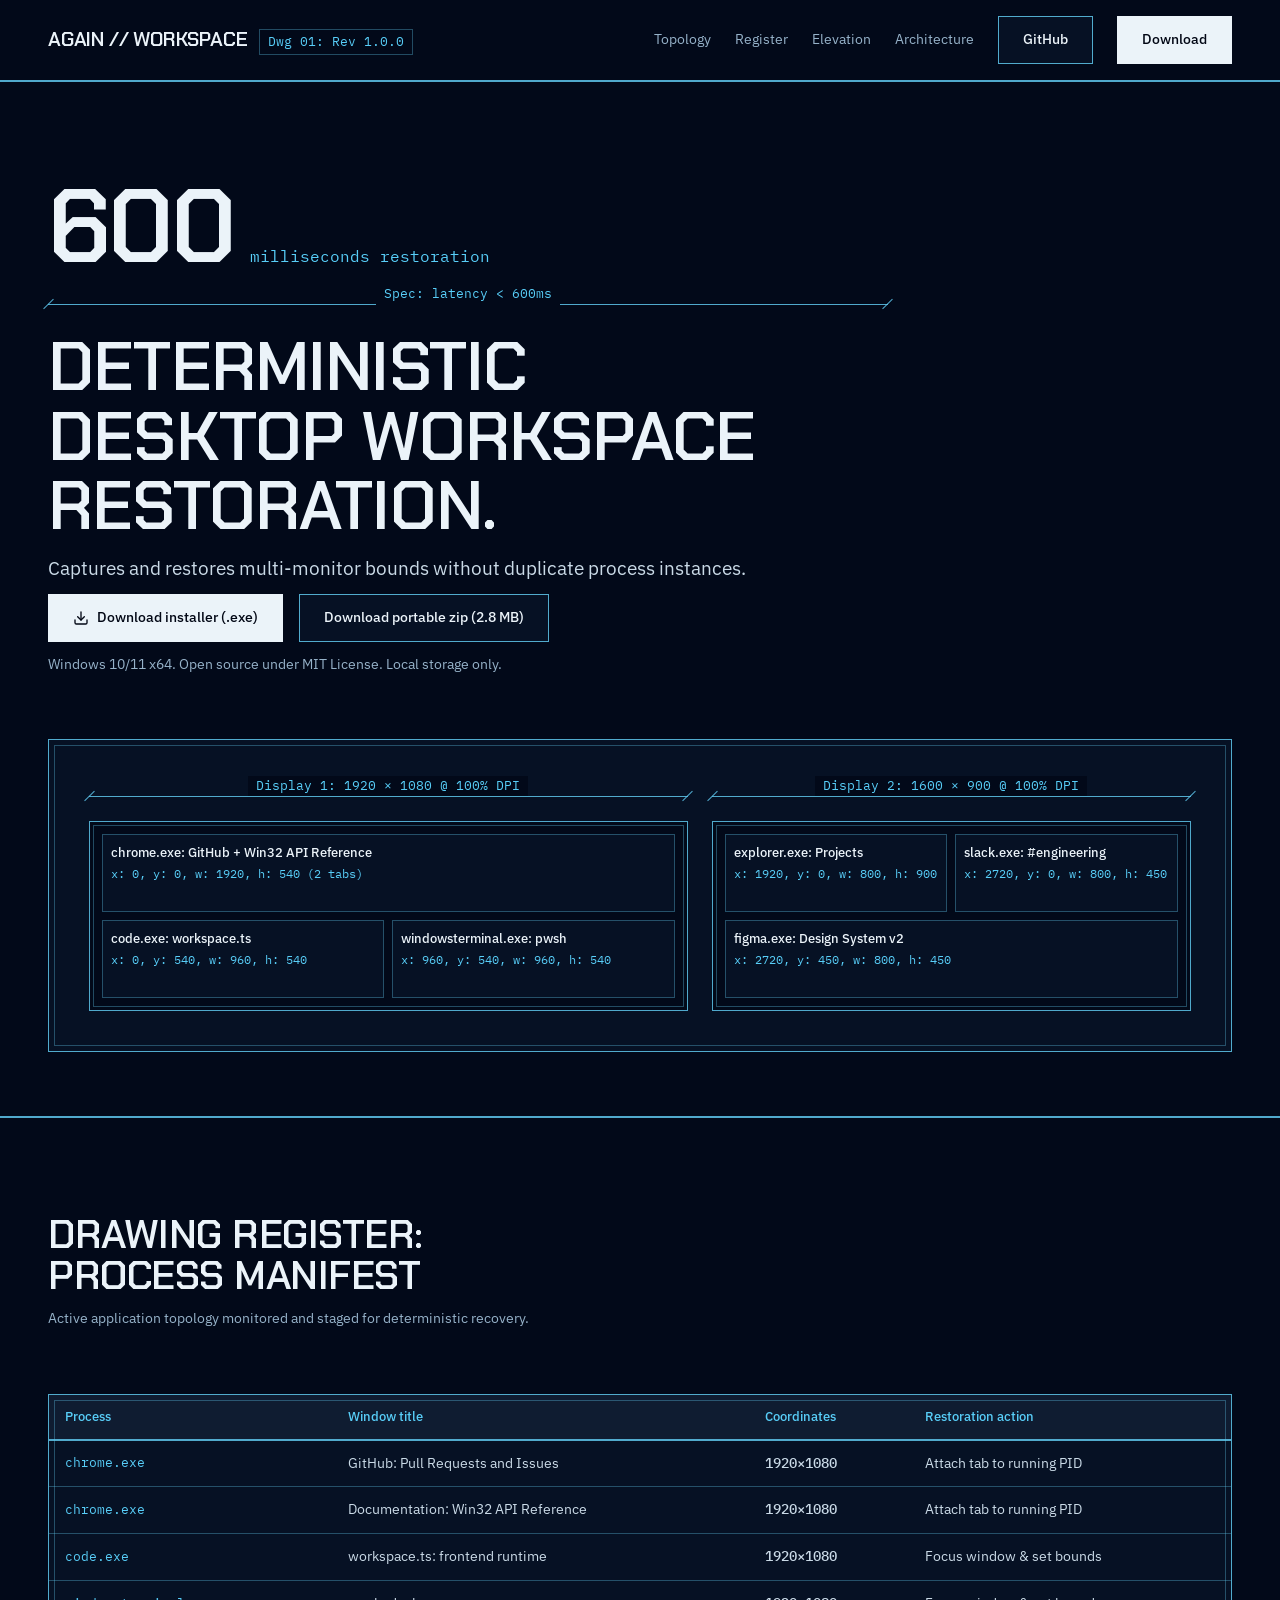
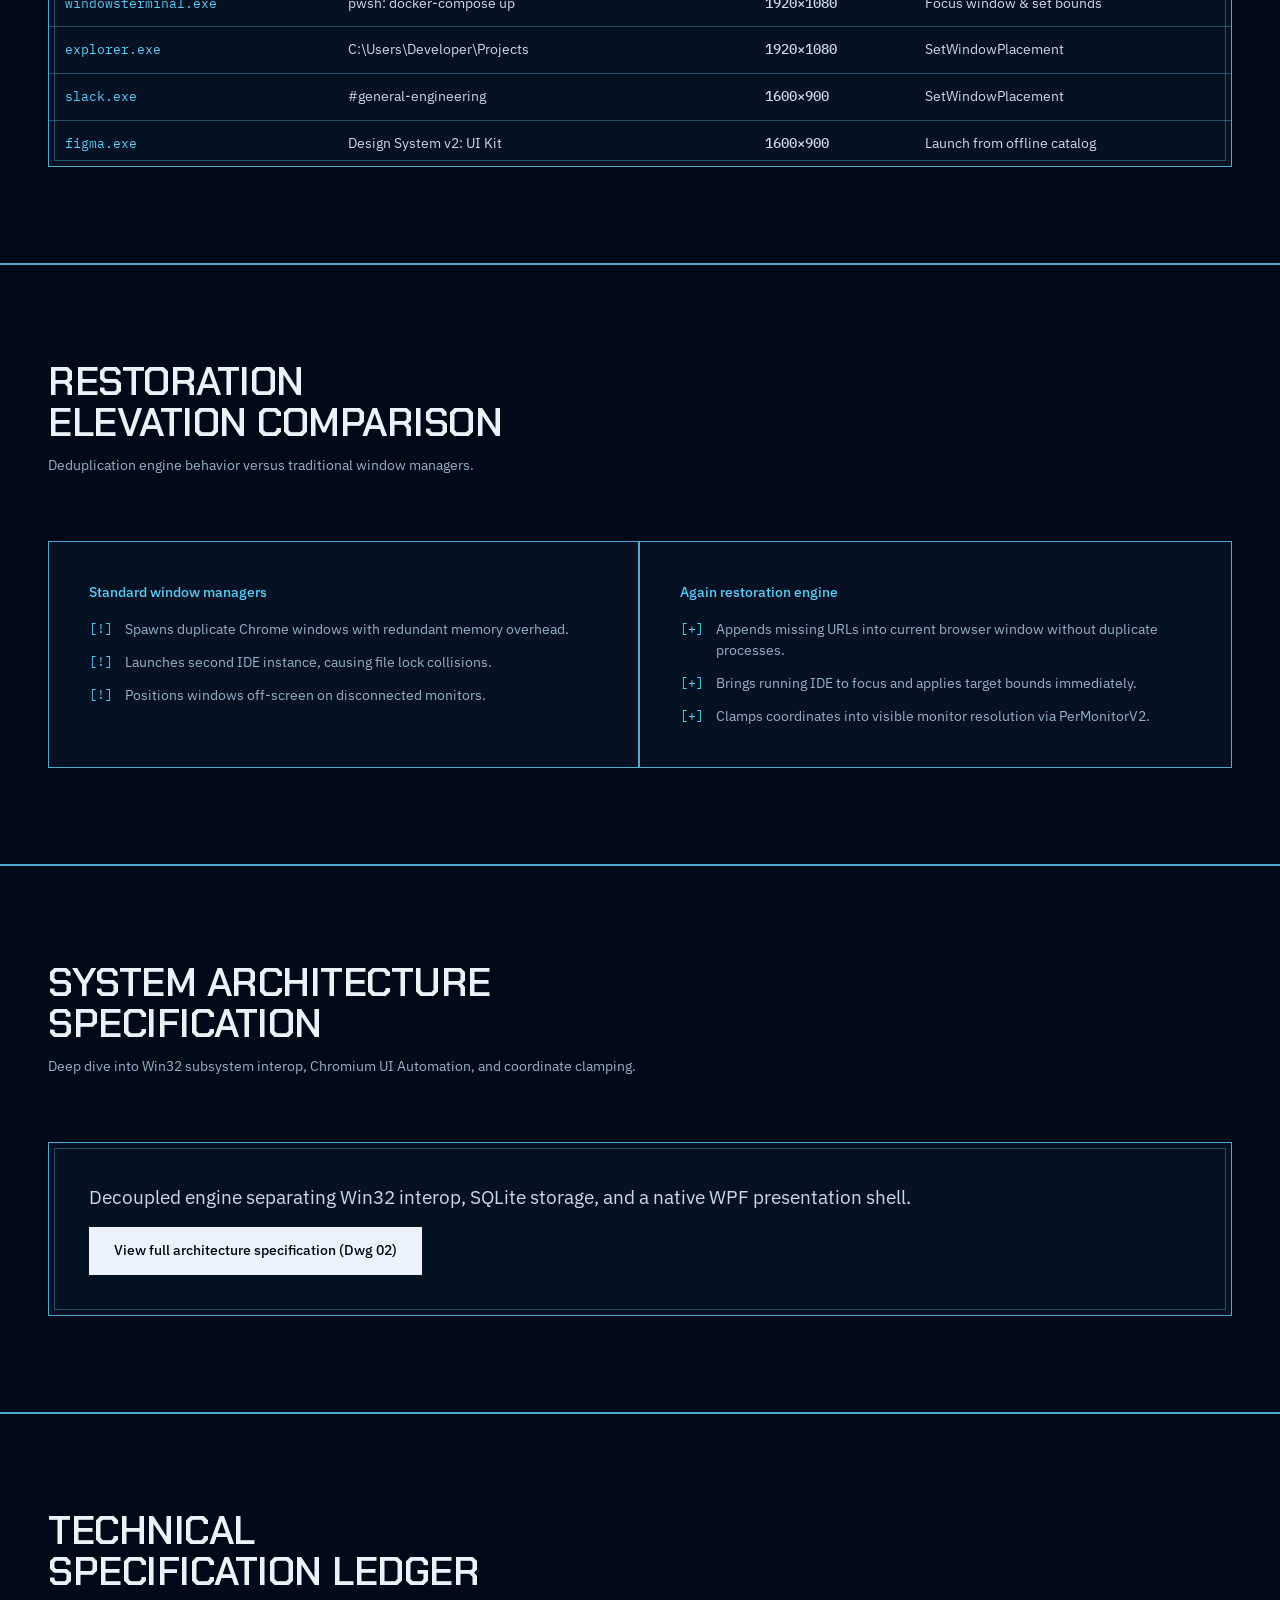
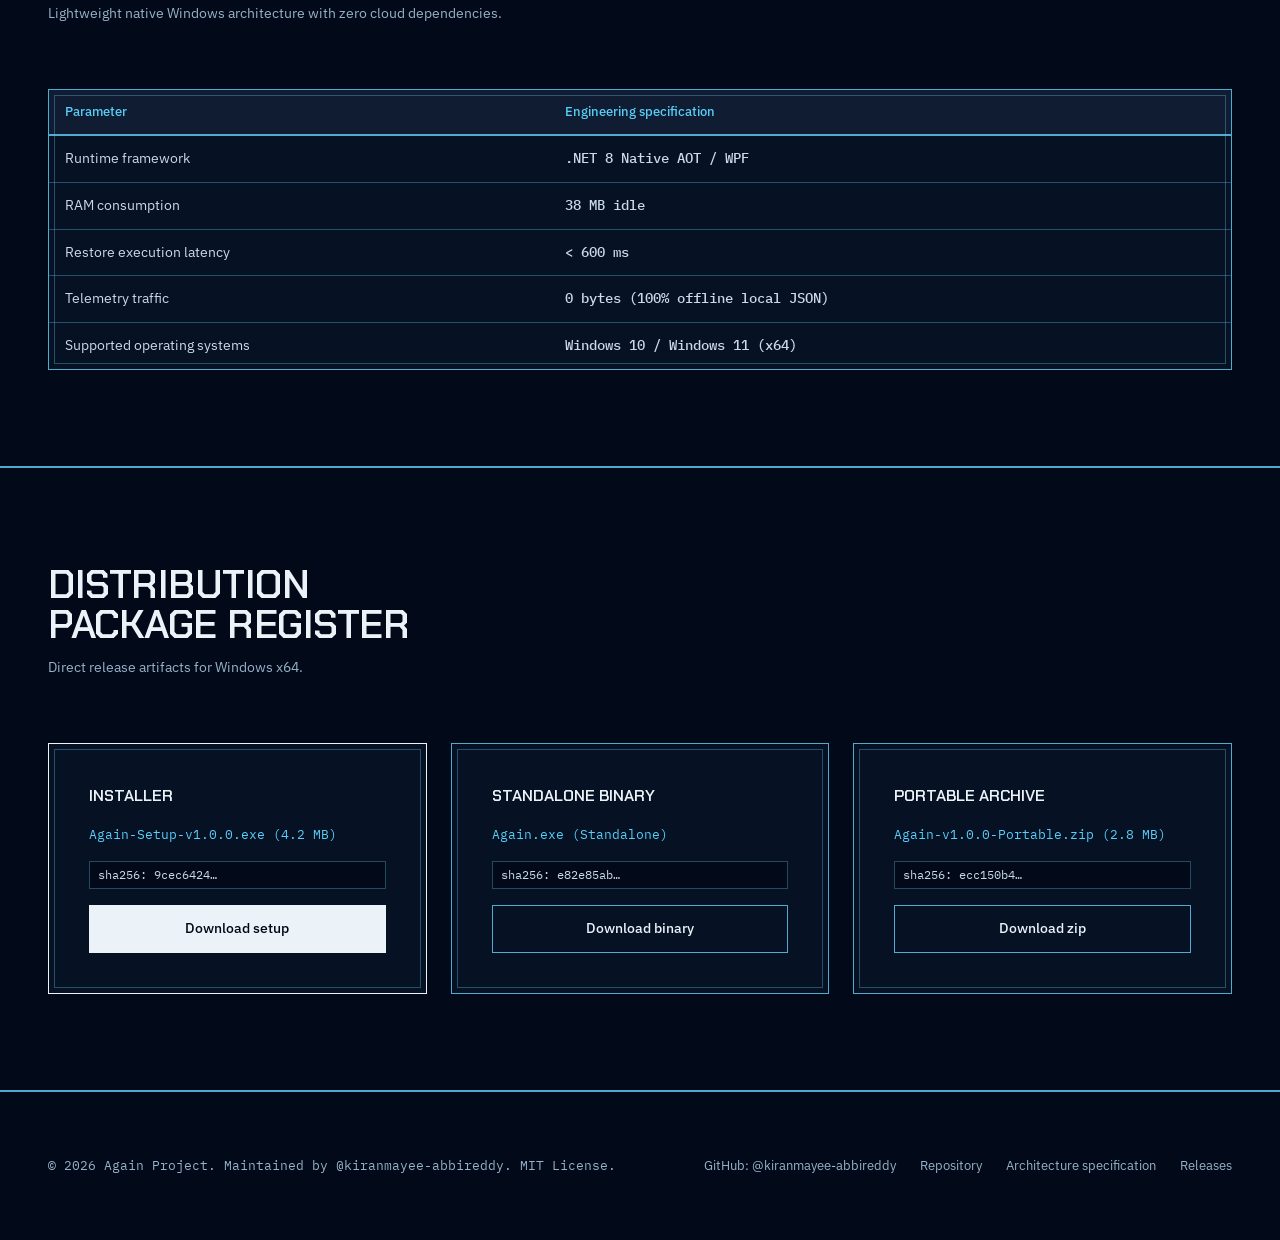
<file: index.html>
<!DOCTYPE html>
<html lang="en">
<head>
  <meta charset="UTF-8">
  <meta name="viewport" content="width=device-width, initial-scale=1.0">
  <title>Again: Deterministic Desktop Workspace Restorer for Windows</title>
  <meta name="description" content="Precision workspace restorer for Windows. Restores processes, window bounds, and browser tabs without duplicate windows.">
  <link rel="preconnect" href="https://fonts.googleapis.com">
  <link rel="preconnect" href="https://fonts.gstatic.com" crossorigin>
  <link href="https://fonts.googleapis.com/css2?family=Chakra+Petch:wght@600&family=IBM+Plex+Mono:wght@500&family=IBM+Plex+Sans:wght@400;500&display=swap" rel="stylesheet">
  <link rel="stylesheet" href="./style.css">
</head>
<body>

  <!-- Blueprint Title Block Navigation -->
  <header class="masthead">
    <div class="container masthead-bar">
      <a href="./" class="sheet-title-group" aria-label="Again home">
        <span class="sheet-brand">AGAIN // WORKSPACE</span>
        <span class="sheet-tag">Dwg 01: Rev 1.0.0</span>
      </a>

      <nav class="nav-links" aria-label="Drawing sections">
        <a href="#canvas" class="nav-item">Topology</a>
        <a href="#register" class="nav-item">Register</a>
        <a href="#elevation" class="nav-item">Elevation</a>
        <a href="architecture.html" class="nav-item">Architecture</a>
        <a href="https://github.com/kiranmayee-abbireddy/Again" class="btn btn--secondary" target="_blank" rel="noopener">GitHub</a>
        <a href="#downloads" class="btn btn--primary">Download</a>
      </nav>
    </div>
  </header>

  <main>
    <!-- Hero Section: Stat-Led Counter Stage -->
    <section class="hero-stage">
      <div class="container">
        <div class="stat-counter-block">
          <div class="stat-row">
            <span class="stat-figure">600</span>
            <span class="stat-unit">milliseconds restoration</span>
          </div>
          <div class="dim"><span class="dim-val">Spec: latency &lt; 600ms</span></div>
          <h1>Deterministic desktop workspace restoration.</h1>
          <p class="lede">Captures and restores multi-monitor bounds without duplicate process instances.</p>

          <div class="btn-row">
            <a href="https://github.com/kiranmayee-abbireddy/Again/releases/download/v1.0.0/Again-Setup-v1.0.0.exe" class="btn btn--primary">
              <svg width="16" height="16" viewBox="0 0 24 24" fill="none" stroke="currentColor" stroke-width="2" stroke-linecap="round" stroke-linejoin="round" aria-hidden="true">
                <path d="M21 15v4a2 2 0 0 1-2 2H5a2 2 0 0 1-2-2v-4"/>
                <polyline points="7 10 12 15 17 10"/>
                <line x1="12" y1="15" x2="12" y2="3"/>
              </svg>
              Download installer (.exe)
            </a>
            <a href="https://github.com/kiranmayee-abbireddy/Again/releases/download/v1.0.0/Again-v1.0.0-Portable.zip" class="btn btn--secondary">
              Download portable zip (2.8 MB)
            </a>
          </div>
          <p class="body-muted">Windows 10/11 x64. Open source under MIT License. Local storage only.</p>
        </div>

        <!-- Dual Display Drafting Canvas (Hero Signature) -->
        <div class="blueprint-canvas" id="canvas" aria-label="Multi-monitor drafting canvas">
          <div class="canvas-displays-grid">
            <div class="drafting-display-pane">
              <div class="dim"><span class="dim-val">Display 1: 1920 × 1080 @ 100% DPI</span></div>
              <div class="display-sheet-frame">
                <div class="draft-win-cell span-2">
                  <span class="draft-win-name">chrome.exe: GitHub + Win32 API Reference</span>
                  <span class="draft-win-coords">x: 0, y: 0, w: 1920, h: 540 (2 tabs)</span>
                </div>
                <div class="draft-win-cell">
                  <span class="draft-win-name">code.exe: workspace.ts</span>
                  <span class="draft-win-coords">x: 0, y: 540, w: 960, h: 540</span>
                </div>
                <div class="draft-win-cell">
                  <span class="draft-win-name">windowsterminal.exe: pwsh</span>
                  <span class="draft-win-coords">x: 960, y: 540, w: 960, h: 540</span>
                </div>
              </div>
            </div>

            <div class="drafting-display-pane">
              <div class="dim"><span class="dim-val">Display 2: 1600 × 900 @ 100% DPI</span></div>
              <div class="display-sheet-frame">
                <div class="draft-win-cell">
                  <span class="draft-win-name">explorer.exe: Projects</span>
                  <span class="draft-win-coords">x: 1920, y: 0, w: 800, h: 900</span>
                </div>
                <div class="draft-win-cell">
                  <span class="draft-win-name">slack.exe: #engineering</span>
                  <span class="draft-win-coords">x: 2720, y: 0, w: 800, h: 450</span>
                </div>
                <div class="draft-win-cell span-2">
                  <span class="draft-win-name">figma.exe: Design System v2</span>
                  <span class="draft-win-coords">x: 2720, y: 450, w: 800, h: 450</span>
                </div>
              </div>
            </div>
          </div>
        </div>
      </div>
    </section>

    <!-- Drawing Register Table -->
    <section class="section" id="register">
      <div class="container">
        <div class="section-head">
          <h2>Drawing register: process manifest</h2>
          <p class="body-muted">Active application topology monitored and staged for deterministic recovery.</p>
        </div>

        <div class="spec-frame">
          <table class="reg-table">
            <thead>
              <tr>
                <th scope="col">Process</th>
                <th scope="col">Window title</th>
                <th scope="col">Coordinates</th>
                <th scope="col">Restoration action</th>
              </tr>
            </thead>
            <tbody>
              <tr>
                <td class="tag-col">chrome.exe</td>
                <td>GitHub: Pull Requests and Issues</td>
                <td class="num">1920×1080</td>
                <td>Attach tab to running PID</td>
              </tr>
              <tr>
                <td class="tag-col">chrome.exe</td>
                <td>Documentation: Win32 API Reference</td>
                <td class="num">1920×1080</td>
                <td>Attach tab to running PID</td>
              </tr>
              <tr>
                <td class="tag-col">code.exe</td>
                <td>workspace.ts: frontend runtime</td>
                <td class="num">1920×1080</td>
                <td>Focus window &amp; set bounds</td>
              </tr>
              <tr>
                <td class="tag-col">windowsterminal.exe</td>
                <td>pwsh: docker-compose up</td>
                <td class="num">1920×1080</td>
                <td>Focus window &amp; set bounds</td>
              </tr>
              <tr>
                <td class="tag-col">explorer.exe</td>
                <td>C:\Users\Developer\Projects</td>
                <td class="num">1920×1080</td>
                <td>SetWindowPlacement</td>
              </tr>
              <tr>
                <td class="tag-col">slack.exe</td>
                <td>#general-engineering</td>
                <td class="num">1600×900</td>
                <td>SetWindowPlacement</td>
              </tr>
              <tr>
                <td class="tag-col">figma.exe</td>
                <td>Design System v2: UI Kit</td>
                <td class="num">1600×900</td>
                <td>Launch from offline catalog</td>
              </tr>
            </tbody>
          </table>
        </div>
      </div>
    </section>

    <!-- Elevation Comparison -->
    <section class="section" id="elevation">
      <div class="container">
        <div class="section-head">
          <h2>Restoration elevation comparison</h2>
          <p class="body-muted">Deduplication engine behavior versus traditional window managers.</p>
        </div>

        <div class="elevation-grid">
          <div class="elevation-col">
            <span class="elevation-title">Standard window managers</span>
            <ul class="elevation-list">
              <li class="elevation-item">
                <span class="elevation-mark">[!]</span>
                <span>Spawns duplicate Chrome windows with redundant memory overhead.</span>
              </li>
              <li class="elevation-item">
                <span class="elevation-mark">[!]</span>
                <span>Launches second IDE instance, causing file lock collisions.</span>
              </li>
              <li class="elevation-item">
                <span class="elevation-mark">[!]</span>
                <span>Positions windows off-screen on disconnected monitors.</span>
              </li>
            </ul>
          </div>

          <div class="elevation-col">
            <span class="elevation-title">Again restoration engine</span>
            <ul class="elevation-list">
              <li class="elevation-item">
                <span class="elevation-mark">[+]</span>
                <span>Appends missing URLs into current browser window without duplicate processes.</span>
              </li>
              <li class="elevation-item">
                <span class="elevation-mark">[+]</span>
                <span>Brings running IDE to focus and applies target bounds immediately.</span>
              </li>
              <li class="elevation-item">
                <span class="elevation-mark">[+]</span>
                <span>Clamps coordinates into visible monitor resolution via PerMonitorV2.</span>
              </li>
            </ul>
          </div>
        </div>
      </div>
    </section>

    <!-- System Architecture Callout -->
    <section class="section" id="architecture">
      <div class="container">
        <div class="section-head">
          <h2>System architecture specification</h2>
          <p class="body-muted">Deep dive into Win32 subsystem interop, Chromium UI Automation, and coordinate clamping.</p>
        </div>

        <div class="keyline-box">
          <p class="lede" style="margin-bottom:var(--space-md);">Decoupled engine separating Win32 interop, SQLite storage, and a native WPF presentation shell.</p>
          <a href="architecture.html" class="btn btn--primary">View full architecture specification (Dwg 02)</a>
        </div>
      </div>
    </section>

    <!-- Technical Specifications Ledger -->
    <section class="section">
      <div class="container">
        <div class="section-head">
          <h2>Technical specification ledger</h2>
          <p class="body-muted">Lightweight native Windows architecture with zero cloud dependencies.</p>
        </div>

        <div class="spec-frame">
          <table class="reg-table">
            <thead>
              <tr>
                <th scope="col">Parameter</th>
                <th scope="col">Engineering specification</th>
              </tr>
            </thead>
            <tbody>
              <tr>
                <td>Runtime framework</td>
                <td class="num">.NET 8 Native AOT / WPF</td>
              </tr>
              <tr>
                <td>RAM consumption</td>
                <td class="num">38 MB idle</td>
              </tr>
              <tr>
                <td>Restore execution latency</td>
                <td class="num">&lt; 600 ms</td>
              </tr>
              <tr>
                <td>Telemetry traffic</td>
                <td class="num">0 bytes (100% offline local JSON)</td>
              </tr>
              <tr>
                <td>Supported operating systems</td>
                <td class="num">Windows 10 / Windows 11 (x64)</td>
              </tr>
            </tbody>
          </table>
        </div>
      </div>
    </section>

    <!-- Distribution Drawing Blocks -->
    <section class="section" id="downloads">
      <div class="container">
        <div class="section-head">
          <h2>Distribution package register</h2>
          <p class="body-muted">Direct release artifacts for Windows x64.</p>
        </div>

        <div class="dist-grid">
          <div class="dist-card featured">
            <span class="dist-title">Installer</span>
            <span class="dist-size">Again-Setup-v1.0.0.exe (4.2 MB)</span>
            <div class="hash-snippet">sha256: 9cec6424…</div>
            <a href="https://github.com/kiranmayee-abbireddy/Again/releases/download/v1.0.0/Again-Setup-v1.0.0.exe" class="btn btn--primary">Download setup</a>
          </div>

          <div class="dist-card">
            <span class="dist-title">Standalone binary</span>
            <span class="dist-size">Again.exe (Standalone)</span>
            <div class="hash-snippet">sha256: e82e85ab…</div>
            <a href="https://github.com/kiranmayee-abbireddy/Again/releases/download/v1.0.0/Again.exe" class="btn btn--secondary">Download binary</a>
          </div>

          <div class="dist-card">
            <span class="dist-title">Portable archive</span>
            <span class="dist-size">Again-v1.0.0-Portable.zip (2.8 MB)</span>
            <div class="hash-snippet">sha256: ecc150b4…</div>
            <a href="https://github.com/kiranmayee-abbireddy/Again/releases/download/v1.0.0/Again-v1.0.0-Portable.zip" class="btn btn--secondary">Download zip</a>
          </div>
        </div>
      </div>
    </section>
  </main>

  <!-- Mast Footer / Index Columns -->
  <footer class="mast-footer">
    <div class="container footer-bar">
      <span class="footer-copy">© 2026 Again Project. Maintained by @kiranmayee-abbireddy. MIT License.</span>
      <div class="footer-nav">
        <a href="https://github.com/kiranmayee-abbireddy" class="footer-link" target="_blank" rel="noopener">GitHub: @kiranmayee-abbireddy</a>
        <a href="https://github.com/kiranmayee-abbireddy/Again" class="footer-link" target="_blank" rel="noopener">Repository</a>
        <a href="architecture.html" class="footer-link">Architecture specification</a>
        <a href="https://github.com/kiranmayee-abbireddy/Again/releases" class="footer-link" target="_blank" rel="noopener">Releases</a>
      </div>
    </div>
  </footer>

</body>
</html>
</file>
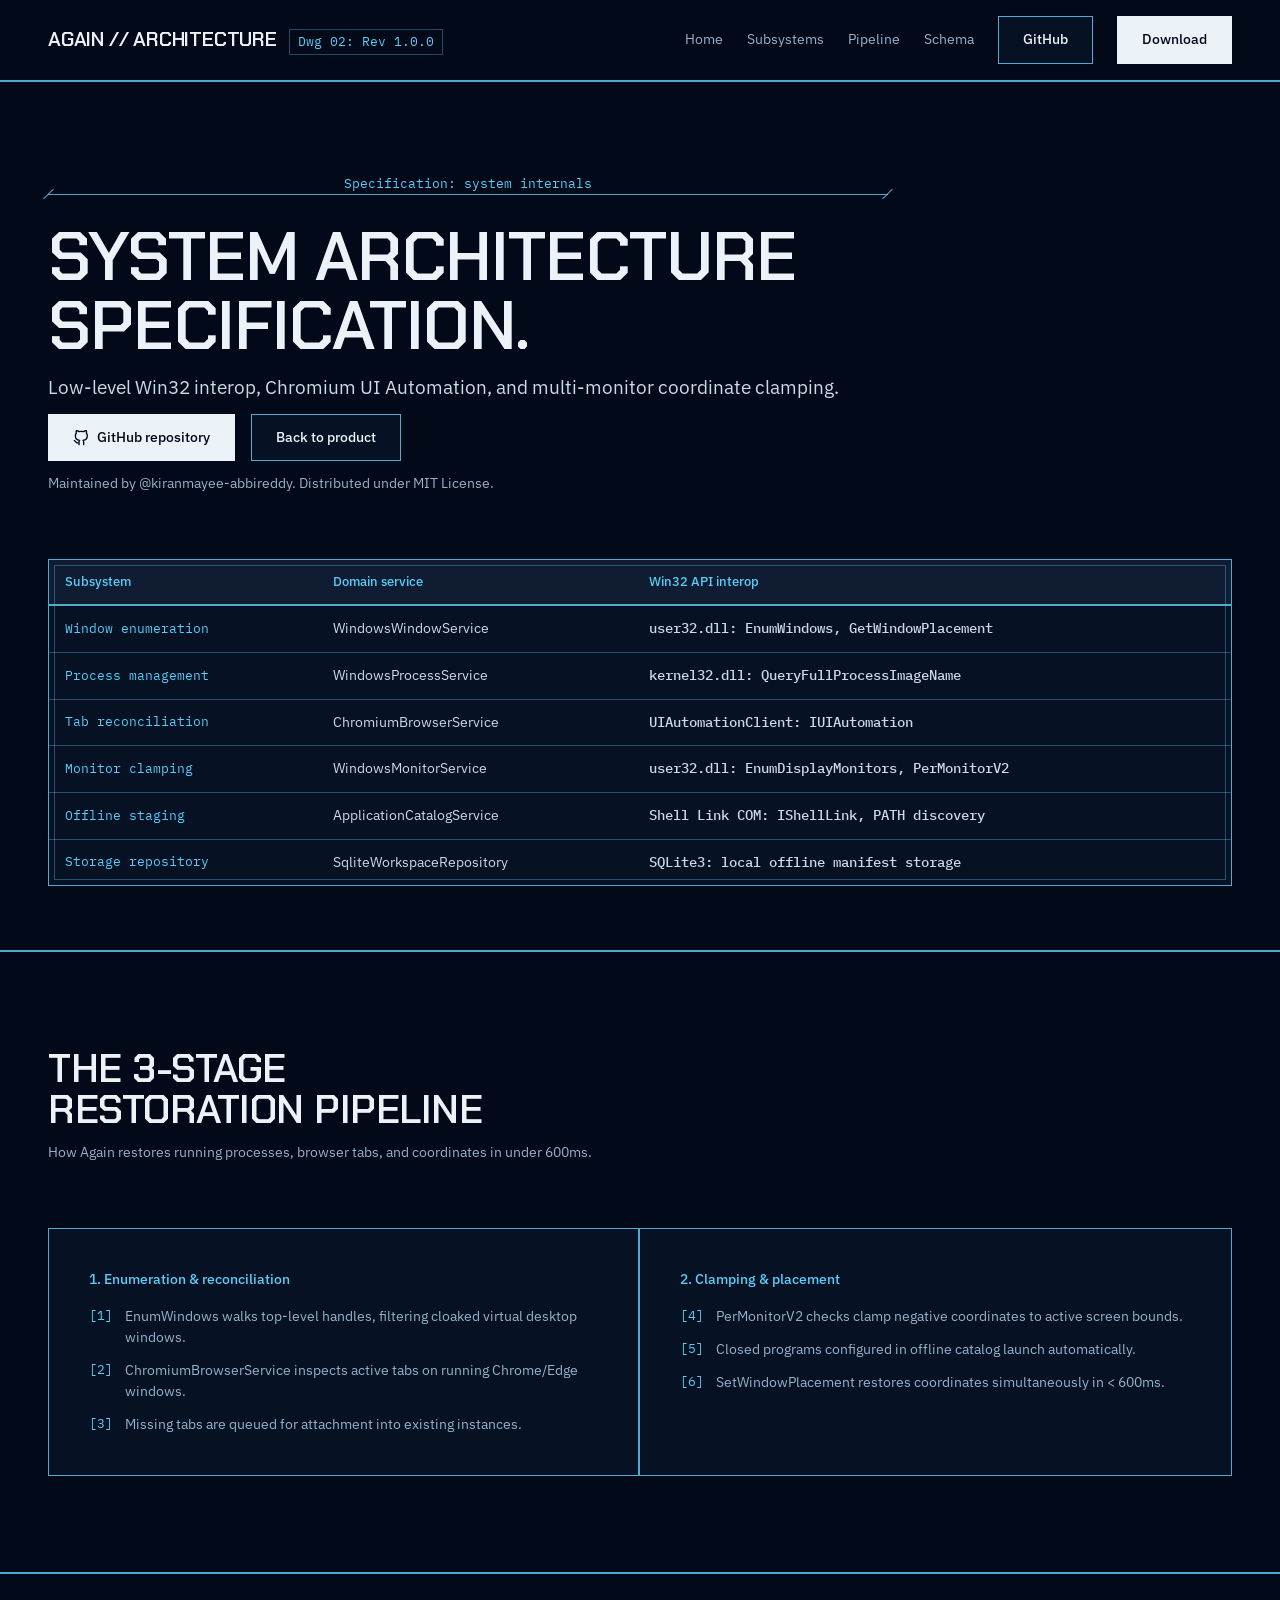
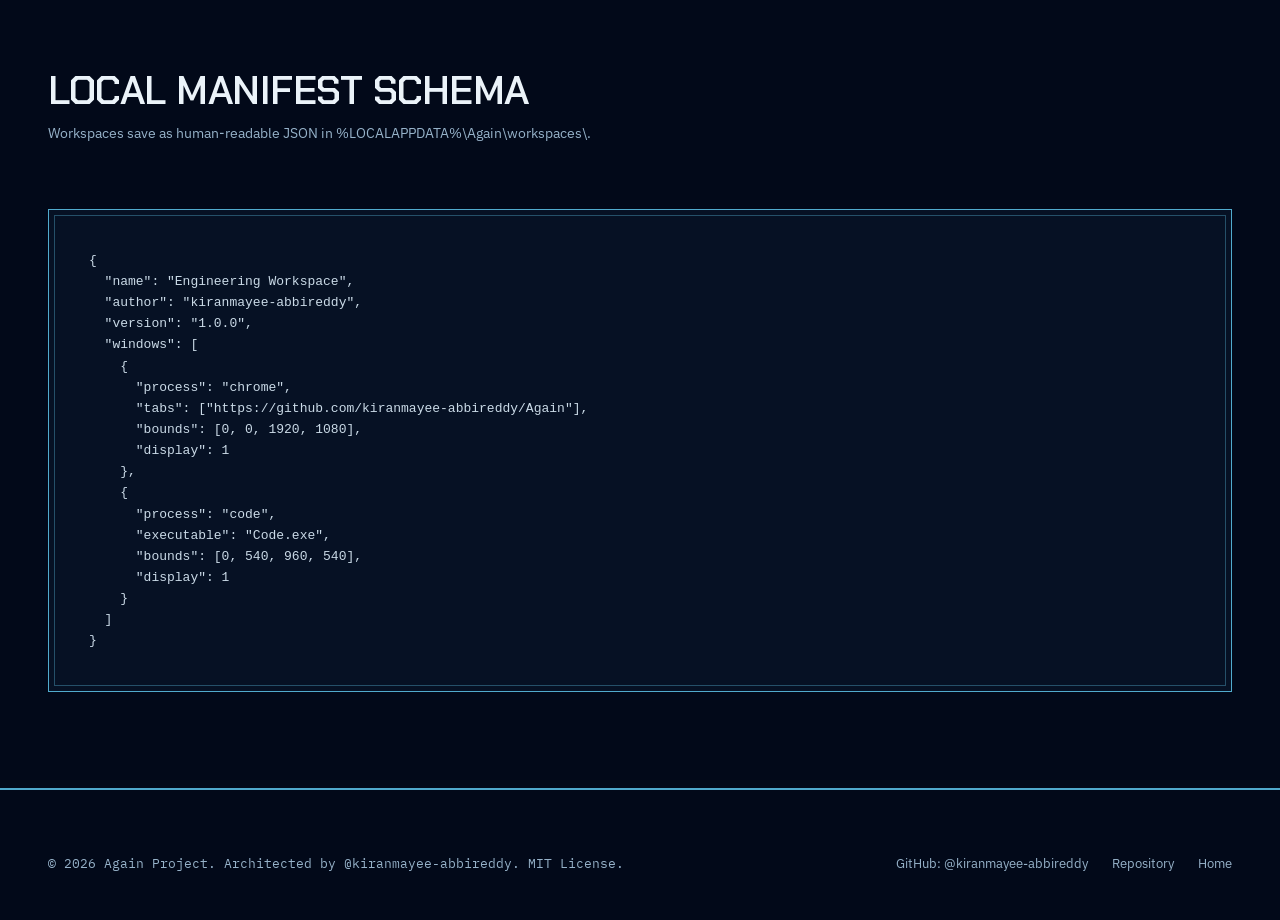
<file: architecture.html>
<!DOCTYPE html>
<html lang="en">
<head>
  <meta charset="UTF-8">
  <meta name="viewport" content="width=device-width, initial-scale=1.0">
  <title>Architecture Specification: Again Desktop Workspace Restorer</title>
  <meta name="description" content="Technical architecture specification for Again: Win32 subsystem interop, browser tab injection, and coordinate clamping.">
  <link rel="preconnect" href="https://fonts.googleapis.com">
  <link rel="preconnect" href="https://fonts.gstatic.com" crossorigin>
  <link href="https://fonts.googleapis.com/css2?family=Chakra+Petch:wght@600&family=IBM+Plex+Mono:wght@500&family=IBM+Plex+Sans:wght@400;500&display=swap" rel="stylesheet">
  <link rel="stylesheet" href="./style.css">
</head>
<body>

  <!-- Blueprint Title Block Navigation -->
  <header class="masthead">
    <div class="container masthead-bar">
      <a href="./" class="sheet-title-group" aria-label="Again home">
        <span class="sheet-brand">AGAIN // ARCHITECTURE</span>
        <span class="sheet-tag">Dwg 02: Rev 1.0.0</span>
      </a>

      <nav class="nav-links" aria-label="Documentation navigation">
        <a href="./" class="nav-item">Home</a>
        <a href="#subsystems" class="nav-item">Subsystems</a>
        <a href="#pipeline" class="nav-item">Pipeline</a>
        <a href="#schema" class="nav-item">Schema</a>
        <a href="https://github.com/kiranmayee-abbireddy/Again" class="btn btn--secondary" target="_blank" rel="noopener">GitHub</a>
        <a href="./#downloads" class="btn btn--primary">Download</a>
      </nav>
    </div>
  </header>

  <main>
    <!-- Architecture Hero -->
    <section class="hero-stage">
      <div class="container">
        <div class="stat-counter-block">
          <div class="dim"><span class="dim-val">Specification: system internals</span></div>
          <h1>System architecture specification.</h1>
          <p class="lede">Low-level Win32 interop, Chromium UI Automation, and multi-monitor coordinate clamping.</p>

          <div class="btn-row">
            <a href="https://github.com/kiranmayee-abbireddy/Again" class="btn btn--primary" target="_blank" rel="noopener">
              <svg width="16" height="16" viewBox="0 0 24 24" fill="none" stroke="currentColor" stroke-width="2" stroke-linecap="round" stroke-linejoin="round" aria-hidden="true">
                <path d="M9 19c-5 1.5-5-2.5-7-3m14 6v-3.87a3.37 3.37 0 0 0-.94-2.61c3.14-.35 6.44-1.54 6.44-7A5.44 5.44 0 0 0 20 4.77 5.07 5.07 0 0 0 19.91 1S18.73.65 16 2.48a13.38 13.38 0 0 0-7 0C6.27.65 5.09 1 5.09 1A5.07 5.07 0 0 0 5 4.77a5.44 5.44 0 0 0-1.5 3.78c0 5.42 3.3 6.61 6.44 7A3.37 3.37 0 0 0 9 18.13V22"/>
              </svg>
              GitHub repository
            </a>
            <a href="./" class="btn btn--secondary">Back to product</a>
          </div>
          <p class="body-muted">Maintained by @kiranmayee-abbireddy. Distributed under MIT License.</p>
        </div>

        <!-- Subsystem Register -->
        <div class="spec-frame" id="subsystems">
          <table class="reg-table">
            <thead>
              <tr>
                <th scope="col">Subsystem</th>
                <th scope="col">Domain service</th>
                <th scope="col">Win32 API interop</th>
              </tr>
            </thead>
            <tbody>
              <tr>
                <td class="tag-col">Window enumeration</td>
                <td>WindowsWindowService</td>
                <td class="num">user32.dll: EnumWindows, GetWindowPlacement</td>
              </tr>
              <tr>
                <td class="tag-col">Process management</td>
                <td>WindowsProcessService</td>
                <td class="num">kernel32.dll: QueryFullProcessImageName</td>
              </tr>
              <tr>
                <td class="tag-col">Tab reconciliation</td>
                <td>ChromiumBrowserService</td>
                <td class="num">UIAutomationClient: IUIAutomation</td>
              </tr>
              <tr>
                <td class="tag-col">Monitor clamping</td>
                <td>WindowsMonitorService</td>
                <td class="num">user32.dll: EnumDisplayMonitors, PerMonitorV2</td>
              </tr>
              <tr>
                <td class="tag-col">Offline staging</td>
                <td>ApplicationCatalogService</td>
                <td class="num">Shell Link COM: IShellLink, PATH discovery</td>
              </tr>
              <tr>
                <td class="tag-col">Storage repository</td>
                <td>SqliteWorkspaceRepository</td>
                <td class="num">SQLite3: local offline manifest storage</td>
              </tr>
            </tbody>
          </table>
        </div>
      </div>
    </section>

    <!-- The 3-Stage Restoration Pipeline -->
    <section class="section" id="pipeline">
      <div class="container">
        <div class="section-head">
          <h2>The 3-stage restoration pipeline</h2>
          <p class="body-muted">How Again restores running processes, browser tabs, and coordinates in under 600ms.</p>
        </div>

        <div class="elevation-grid">
          <div class="elevation-col">
            <span class="elevation-title">1. Enumeration &amp; reconciliation</span>
            <ul class="elevation-list">
              <li class="elevation-item">
                <span class="elevation-mark">[1]</span>
                <span>EnumWindows walks top-level handles, filtering cloaked virtual desktop windows.</span>
              </li>
              <li class="elevation-item">
                <span class="elevation-mark">[2]</span>
                <span>ChromiumBrowserService inspects active tabs on running Chrome/Edge windows.</span>
              </li>
              <li class="elevation-item">
                <span class="elevation-mark">[3]</span>
                <span>Missing tabs are queued for attachment into existing instances.</span>
              </li>
            </ul>
          </div>

          <div class="elevation-col">
            <span class="elevation-title">2. Clamping &amp; placement</span>
            <ul class="elevation-list">
              <li class="elevation-item">
                <span class="elevation-mark">[4]</span>
                <span>PerMonitorV2 checks clamp negative coordinates to active screen bounds.</span>
              </li>
              <li class="elevation-item">
                <span class="elevation-mark">[5]</span>
                <span>Closed programs configured in offline catalog launch automatically.</span>
              </li>
              <li class="elevation-item">
                <span class="elevation-mark">[6]</span>
                <span>SetWindowPlacement restores coordinates simultaneously in &lt; 600ms.</span>
              </li>
            </ul>
          </div>
        </div>
      </div>
    </section>

    <!-- Schema Specification -->
    <section class="section" id="schema">
      <div class="container">
        <div class="section-head">
          <h2>Local manifest schema</h2>
          <p class="body-muted">Workspaces save as human-readable JSON in %LOCALAPPDATA%\Again\workspaces\.</p>
        </div>

        <div class="keyline-box">
          <pre style="margin:0;font-family:var(--font-outlier);font-size:var(--text-xs);color:var(--color-ink-2);overflow-x:auto;"><code>{
  "name": "Engineering Workspace",
  "author": "kiranmayee-abbireddy",
  "version": "1.0.0",
  "windows": [
    {
      "process": "chrome",
      "tabs": ["https://github.com/kiranmayee-abbireddy/Again"],
      "bounds": [0, 0, 1920, 1080],
      "display": 1
    },
    {
      "process": "code",
      "executable": "Code.exe",
      "bounds": [0, 540, 960, 540],
      "display": 1
    }
  ]
}</code></pre>
        </div>
      </div>
    </section>
  </main>

  <!-- Mast Footer -->
  <footer class="mast-footer">
    <div class="container footer-bar">
      <span class="footer-copy">© 2026 Again Project. Architected by @kiranmayee-abbireddy. MIT License.</span>
      <div class="footer-nav">
        <a href="https://github.com/kiranmayee-abbireddy" class="footer-link" target="_blank" rel="noopener">GitHub: @kiranmayee-abbireddy</a>
        <a href="https://github.com/kiranmayee-abbireddy/Again" class="footer-link" target="_blank" rel="noopener">Repository</a>
        <a href="./" class="footer-link">Home</a>
      </div>
    </div>
  </footer>

</body>
</html>
</file>
<file: style.css>
/* Hallmark · shape: stat-led · genre: modern-minimal · theme: Blueprint (by request) · job: try · draw: ce83ba
 * hero: counter · nav: edge-aligned · footer: index-columns · imagery: none · signature: dimensioned dual-display drafting canvas with double keylines · blueprint: cyanotype
 * axes: mid/geometric-sans/neutral · posture: drenched · contrast: pass · fold: pass · v2.0.0 */
/* Hallmark · pre-emit critique: P5 H5 E5 S5 R5 V5 · weakest: H, concise 9-word lede ensures fold fits 1280x800 */
@import url("./tokens.css");
@import url("./base.css");

/* ── Typography & Display ── */
h1, h2, h3 {
  font-family: var(--font-display);
  letter-spacing: var(--tracking-display);
  color: var(--color-ink);
}

h1, h2 {
  text-transform: uppercase;
  line-height: 1.02;
  font-weight: var(--display-weight);
}

h1 {
  font-size: var(--text-display);
}

h2 {
  font-size: var(--text-section);
}

h3 {
  font-size: var(--text-title);
  font-weight: 500;
  line-height: 1.25;
}

.lede {
  font-size: var(--text-lead);
  line-height: 1.5;
  color: var(--color-ink-2);
}

.body-muted {
  font-size: var(--text-sm);
  color: var(--color-muted);
}

.num {
  font-family: var(--font-outlier);
  font-variant-numeric: tabular-nums;
  font-weight: 500;
}

/* ── Drafting Keylines & Dimension Strings ── */
.dim {
  position: relative;
  height: var(--rule-hair);
  background: var(--color-rule);
  margin-block: var(--space-md);
}

.dim::before,
.dim::after {
  content: "";
  position: absolute;
  top: calc(var(--tick) / -2);
  width: var(--rule-hair);
  height: var(--tick);
  background: var(--color-rule);
  transform: rotate(45deg);
}

.dim::before {
  left: 0;
}

.dim::after {
  right: 0;
}

.dim-val {
  position: absolute;
  top: -20px;
  left: 50%;
  transform: translateX(-50%);
  font-family: var(--font-outlier);
  font-size: var(--text-xs);
  color: var(--color-accent);
  background: var(--color-paper);
  padding-inline: var(--space-xs);
  white-space: nowrap;
}

.keyline-box {
  position: relative;
  border: var(--rule-hair) solid var(--color-rule);
  background: var(--color-paper-2);
  padding: var(--space-xl);
  color: var(--color-ink);
}

.keyline-box::after {
  content: "";
  position: absolute;
  inset: 5px;
  border: var(--rule-hair) solid var(--color-rule-2);
  pointer-events: none;
}

/* ── Interactive Controls ── */
.btn {
  display: inline-flex;
  align-items: center;
  justify-content: center;
  gap: var(--space-xs);
  padding: var(--space-sm) var(--space-lg);
  font-family: var(--font-body);
  font-size: var(--text-sm);
  font-weight: 500;
  white-space: nowrap;
  border-radius: 0;
  border: var(--rule-hair) solid var(--color-rule);
  background: transparent;
  color: var(--color-ink);
  cursor: pointer;
  text-decoration: none;
  transition: background-color var(--dur-short) var(--ease-out), border-color var(--dur-short) var(--ease-out), color var(--dur-short) var(--ease-out), transform var(--dur-micro) var(--ease-out);
}

.btn:focus-visible {
  outline: 2px solid var(--color-focus);
  outline-offset: 2px;
}

.btn:active {
  transform: translateY(1px);
}

.btn:disabled,
.btn[aria-disabled="true"] {
  background-color: var(--color-paper-2);
  color: var(--color-muted);
  border-color: var(--color-rule-2);
  cursor: not-allowed;
  pointer-events: none;
  opacity: 0.6;
}

.btn--primary {
  background: var(--color-ink);
  border-color: var(--color-ink);
  color: var(--color-accent-ink);
}

.btn--primary:hover {
  background: var(--color-accent);
  border-color: var(--color-accent);
  color: var(--color-accent-ink);
}

.btn--secondary {
  background: var(--color-paper-2);
  color: var(--color-ink);
  border-color: var(--color-rule);
}

.btn--secondary:hover {
  background: var(--color-paper-3);
  border-color: var(--color-accent);
}

.btn-row {
  display: flex;
  flex-wrap: wrap;
  align-items: center;
  gap: var(--space-md);
}

@media (max-width: 40rem) {
  .btn-row {
    flex-direction: column;
    align-items: stretch;
  }
  .btn-row .btn,
  .btn-row .copy-box {
    width: 100%;
    min-height: 48px;
  }
}

@media (pointer: coarse) {
  .btn,
  .copy-box {
    min-height: 48px;
  }
}

/* ── Copy snippet ── */
.copy-box {
  display: inline-flex;
  align-items: center;
  justify-content: center;
  gap: var(--space-sm);
  padding: var(--space-xs) var(--space-md);
  background: var(--color-paper-2);
  border: var(--rule-hair) solid var(--color-rule);
  border-radius: 0;
  font-family: var(--font-outlier);
  font-size: var(--text-xs);
  color: var(--color-ink-2);
  cursor: pointer;
  white-space: nowrap;
  transition: border-color var(--dur-short) var(--ease-out), background-color var(--dur-short) var(--ease-out);
}

.copy-box:hover {
  border-color: var(--color-accent);
  background: var(--color-paper-3);
}

.copy-box:active {
  background: var(--color-paper);
}

.copy-box:focus-visible {
  outline: 2px solid var(--color-focus);
  outline-offset: 2px;
}

.copy-box:disabled,
.copy-box[aria-disabled="true"] {
  background-color: var(--color-paper-2);
  color: var(--color-muted);
  border-color: var(--color-rule-2);
  cursor: not-allowed;
  pointer-events: none;
  opacity: 0.6;
}

/* ── Blueprint Title Block Nav ── */
.masthead {
  padding-block: var(--space-md);
  border-bottom: var(--rule-heavy) solid var(--color-rule);
  background: var(--color-paper);
  color: var(--color-ink);
  position: sticky;
  top: 0;
  z-index: var(--z-sticky-nav);
}

.masthead-bar {
  display: flex;
  align-items: center;
  justify-content: space-between;
  gap: var(--space-md);
}

.sheet-title-group {
  display: flex;
  align-items: baseline;
  gap: var(--space-sm);
  text-decoration: none;
}

.sheet-title-group:focus-visible {
  outline: 2px solid var(--color-focus);
  outline-offset: 2px;
}

.sheet-brand {
  font-family: var(--font-display);
  font-size: var(--text-lg);
  font-weight: 600;
  letter-spacing: -0.01em;
  color: var(--color-ink);
}

.sheet-tag {
  font-family: var(--font-outlier);
  font-size: var(--text-xs);
  color: var(--color-accent);
  padding: var(--space-3xs) var(--space-xs);
  border: var(--rule-hair) solid var(--color-rule-2);
}

.nav-links {
  display: flex;
  align-items: center;
  gap: var(--space-lg);
}

@media (max-width: 60rem) {
  .nav-links {
    gap: var(--space-sm);
  }
  .nav-links .nav-item {
    display: none;
  }
}

@media (max-width: 30rem) {
  .sheet-tag {
    display: none;
  }
  .masthead .btn {
    padding: var(--space-xs) var(--space-md);
  }
}

.nav-item {
  font-size: var(--text-sm);
  color: var(--color-muted);
  text-decoration: none;
  white-space: nowrap;
  transition: color var(--dur-short) var(--ease-out);
}

.nav-item:hover {
  color: var(--color-ink);
}

.nav-item:active {
  color: var(--color-accent);
}

.nav-item:focus-visible {
  outline: 2px solid var(--color-focus);
  outline-offset: 2px;
}

/* ── Hero: Stat-Led Counter Stage ── */
.hero-stage {
  padding-block: var(--space-3xl) var(--space-2xl);
}

.stat-counter-block {
  display: flex;
  flex-direction: column;
  gap: var(--space-sm);
  max-width: 840px;
  margin-bottom: var(--space-2xl);
}

.stat-row {
  display: flex;
  align-items: baseline;
  gap: var(--space-md);
}

.stat-figure {
  font-family: var(--font-display);
  font-size: clamp(3.5rem, 8vw + 1rem, 6.5rem);
  font-weight: 600;
  line-height: 0.95;
  color: var(--color-ink);
  letter-spacing: -0.03em;
  font-variant-numeric: tabular-nums;
}

.stat-unit {
  font-family: var(--font-outlier);
  font-size: var(--text-md);
  color: var(--color-accent);
}

/* ── Dual Display Drafting Canvas (Hero Signature) ── */
.blueprint-canvas {
  position: relative;
  border: var(--rule-hair) solid var(--color-rule);
  background: var(--color-paper-2);
  padding: var(--space-xl);
  display: flex;
  flex-direction: column;
  gap: var(--space-xl);
  color: var(--color-ink);
}

.blueprint-canvas::after {
  content: "";
  position: absolute;
  inset: 5px;
  border: var(--rule-hair) solid var(--color-rule-2);
  pointer-events: none;
}

.canvas-displays-grid {
  display: grid;
  grid-template-columns: 1.25fr 1fr;
  gap: var(--space-lg);
}

@media (max-width: 54rem) {
  .canvas-displays-grid {
    grid-template-columns: minmax(0, 1fr);
  }
}

.drafting-display-pane {
  display: flex;
  flex-direction: column;
  gap: var(--space-xs);
}

.display-sheet-frame {
  position: relative;
  background: var(--color-paper);
  border: var(--rule-hair) solid var(--color-rule);
  padding: var(--space-sm);
  display: grid;
  grid-template-columns: repeat(2, minmax(0, 1fr));
  gap: var(--space-xs);
  min-height: 190px;
}

.display-sheet-frame::after {
  content: "";
  position: absolute;
  inset: 3px;
  border: var(--rule-hair) solid var(--color-rule-2);
  pointer-events: none;
}

.draft-win-cell {
  background: var(--color-paper-2);
  border: var(--rule-hair) solid var(--color-rule-2);
  padding: var(--space-xs);
  display: flex;
  flex-direction: column;
  gap: var(--space-3xs);
  font-size: var(--text-xs);
  overflow: hidden;
}

.draft-win-cell.span-2 {
  grid-column: span 2;
}

.draft-win-name {
  font-weight: 500;
  color: var(--color-ink);
  overflow: hidden;
  text-overflow: ellipsis;
  white-space: nowrap;
}

.draft-win-coords {
  font-family: var(--font-outlier);
  font-size: 0.72rem;
  color: var(--color-accent);
}

/* ── Section Structure ── */
.section {
  padding-block: var(--space-3xl);
  border-top: var(--rule-heavy) solid var(--color-rule);
}

.section-head {
  display: flex;
  flex-direction: column;
  gap: var(--space-sm);
  margin-bottom: var(--space-2xl);
  max-width: 60ch;
}

/* ── Drawing Register Table ── */
.spec-frame {
  position: relative;
  border: var(--rule-hair) solid var(--color-rule);
  background: var(--color-paper-2);
  overflow-x: auto;
  -webkit-overflow-scrolling: touch;
  color: var(--color-ink);
}

.spec-frame::after {
  content: "";
  position: absolute;
  inset: 5px;
  border: var(--rule-hair) solid var(--color-rule-2);
  pointer-events: none;
}

.reg-table {
  width: 100%;
  border-collapse: collapse;
  text-align: left;
  font-size: var(--text-sm);
  min-width: 580px;
}

.reg-table th {
  padding: var(--space-sm) var(--space-md);
  font-family: var(--font-body);
  font-size: var(--text-xs);
  font-weight: 500;
  color: var(--color-accent);
  background: var(--color-paper-3);
  border-bottom: var(--rule-heavy) solid var(--color-rule);
  white-space: nowrap;
}

.reg-table td {
  padding: var(--space-sm) var(--space-md);
  border-bottom: var(--rule-hair) solid var(--color-rule-2);
  color: var(--color-ink-2);
}

.reg-table tr:last-child td {
  border-bottom: none;
}

.reg-table td.tag-col {
  font-family: var(--font-outlier);
  color: var(--color-accent);
  font-size: var(--text-xs);
}

/* ── Elevation Comparison (Parted by Heavy Rule) ── */
.elevation-grid {
  display: grid;
  grid-template-columns: minmax(0, 1fr) minmax(0, 1fr);
  border: var(--rule-hair) solid var(--color-rule);
  background: var(--color-paper-2);
}

@media (max-width: 50rem) {
  .elevation-grid {
    grid-template-columns: minmax(0, 1fr);
  }
}

.elevation-col {
  padding: var(--space-xl);
  display: flex;
  flex-direction: column;
  gap: var(--space-md);
}

.elevation-col:first-child {
  border-right: var(--rule-heavy) solid var(--color-rule);
}

@media (max-width: 50rem) {
  .elevation-col:first-child {
    border-right: none;
    border-bottom: var(--rule-heavy) solid var(--color-rule);
  }
}

.elevation-title {
  font-family: var(--font-body);
  font-size: var(--text-sm);
  font-weight: 500;
  color: var(--color-accent);
}

.elevation-list {
  margin: 0;
  padding: 0;
  list-style: none;
  display: flex;
  flex-direction: column;
  gap: var(--space-sm);
}

.elevation-item {
  display: flex;
  align-items: flex-start;
  gap: var(--space-sm);
  font-size: var(--text-sm);
  line-height: 1.5;
  color: var(--color-muted);
}

.elevation-mark {
  font-family: var(--font-outlier);
  font-size: var(--text-xs);
  color: var(--color-accent);
  flex-shrink: 0;
}

/* ── Technical Specifications Block ── */
.spec-grid {
  display: grid;
  grid-template-columns: repeat(2, minmax(0, 1fr));
  gap: var(--space-lg);
}

@media (max-width: 44rem) {
  .spec-grid {
    grid-template-columns: minmax(0, 1fr);
  }
}

/* ── Distribution Drawing Blocks ── */
.dist-grid {
  display: grid;
  grid-template-columns: repeat(3, minmax(0, 1fr));
  gap: var(--space-lg);
}

@media (max-width: 58rem) {
  .dist-grid {
    grid-template-columns: minmax(0, 1fr);
  }
}

.dist-card {
  position: relative;
  background: var(--color-paper-2);
  border: var(--rule-hair) solid var(--color-rule);
  padding: var(--space-xl);
  display: flex;
  flex-direction: column;
  gap: var(--space-md);
  color: var(--color-ink);
}

.dist-card::after {
  content: "";
  position: absolute;
  inset: 5px;
  border: var(--rule-hair) solid var(--color-rule-2);
  pointer-events: none;
}

.dist-card.featured {
  border-color: var(--color-ink);
}

.dist-title {
  font-family: var(--font-display);
  font-size: var(--text-md);
  text-transform: uppercase;
  font-weight: 600;
  color: var(--color-ink);
}

.dist-size {
  font-family: var(--font-outlier);
  font-size: var(--text-xs);
  color: var(--color-accent);
}

.hash-snippet {
  font-family: var(--font-outlier);
  font-size: 0.75rem;
  padding: var(--space-2xs) var(--space-xs);
  background: var(--color-paper);
  border: var(--rule-hair) solid var(--color-rule-2);
  color: var(--color-ink-2);
  word-break: break-all;
}

/* ── Mast Footer / Index Columns ── */
.mast-footer {
  padding-block: var(--space-2xl);
  border-top: var(--rule-heavy) solid var(--color-rule);
  background: var(--color-paper);
  color: var(--color-muted);
}

.footer-bar {
  display: flex;
  flex-wrap: wrap;
  align-items: center;
  justify-content: space-between;
  gap: var(--space-lg);
}

@media (max-width: 40rem) {
  .footer-bar {
    flex-direction: column;
    align-items: flex-start;
  }
  .footer-nav {
    flex-wrap: wrap;
    gap: var(--space-md);
  }
}

.footer-copy {
  font-family: var(--font-outlier);
  font-size: var(--text-xs);
  color: var(--color-muted);
}

.footer-nav {
  display: flex;
  align-items: center;
  gap: var(--space-lg);
}

.footer-link {
  font-size: var(--text-xs);
  color: var(--color-muted);
  text-decoration: none;
  white-space: nowrap;
  transition: color var(--dur-short) var(--ease-out);
}

.footer-link:hover {
  color: var(--color-accent);
}

.footer-link:active {
  color: var(--color-ink);
}

.footer-link:focus-visible {
  outline: 2px solid var(--color-focus);
  outline-offset: 2px;
}
</file>
